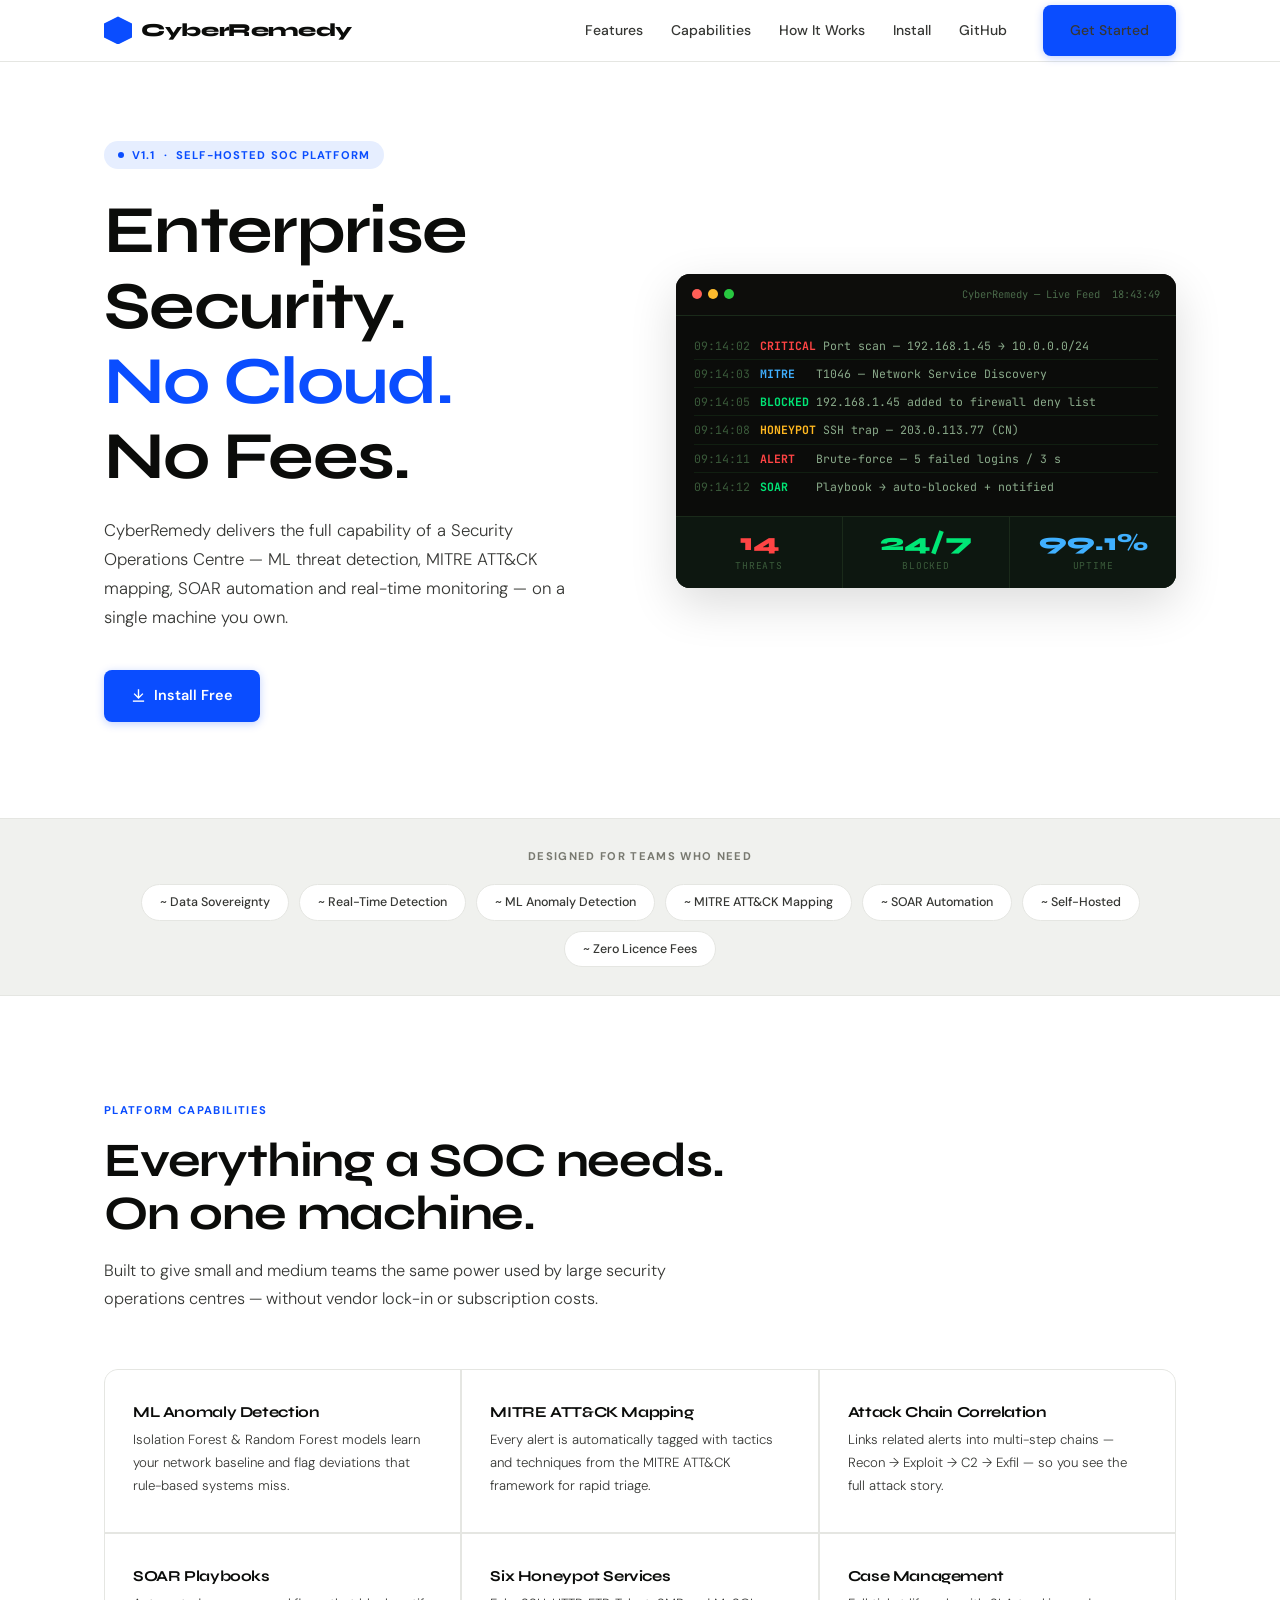
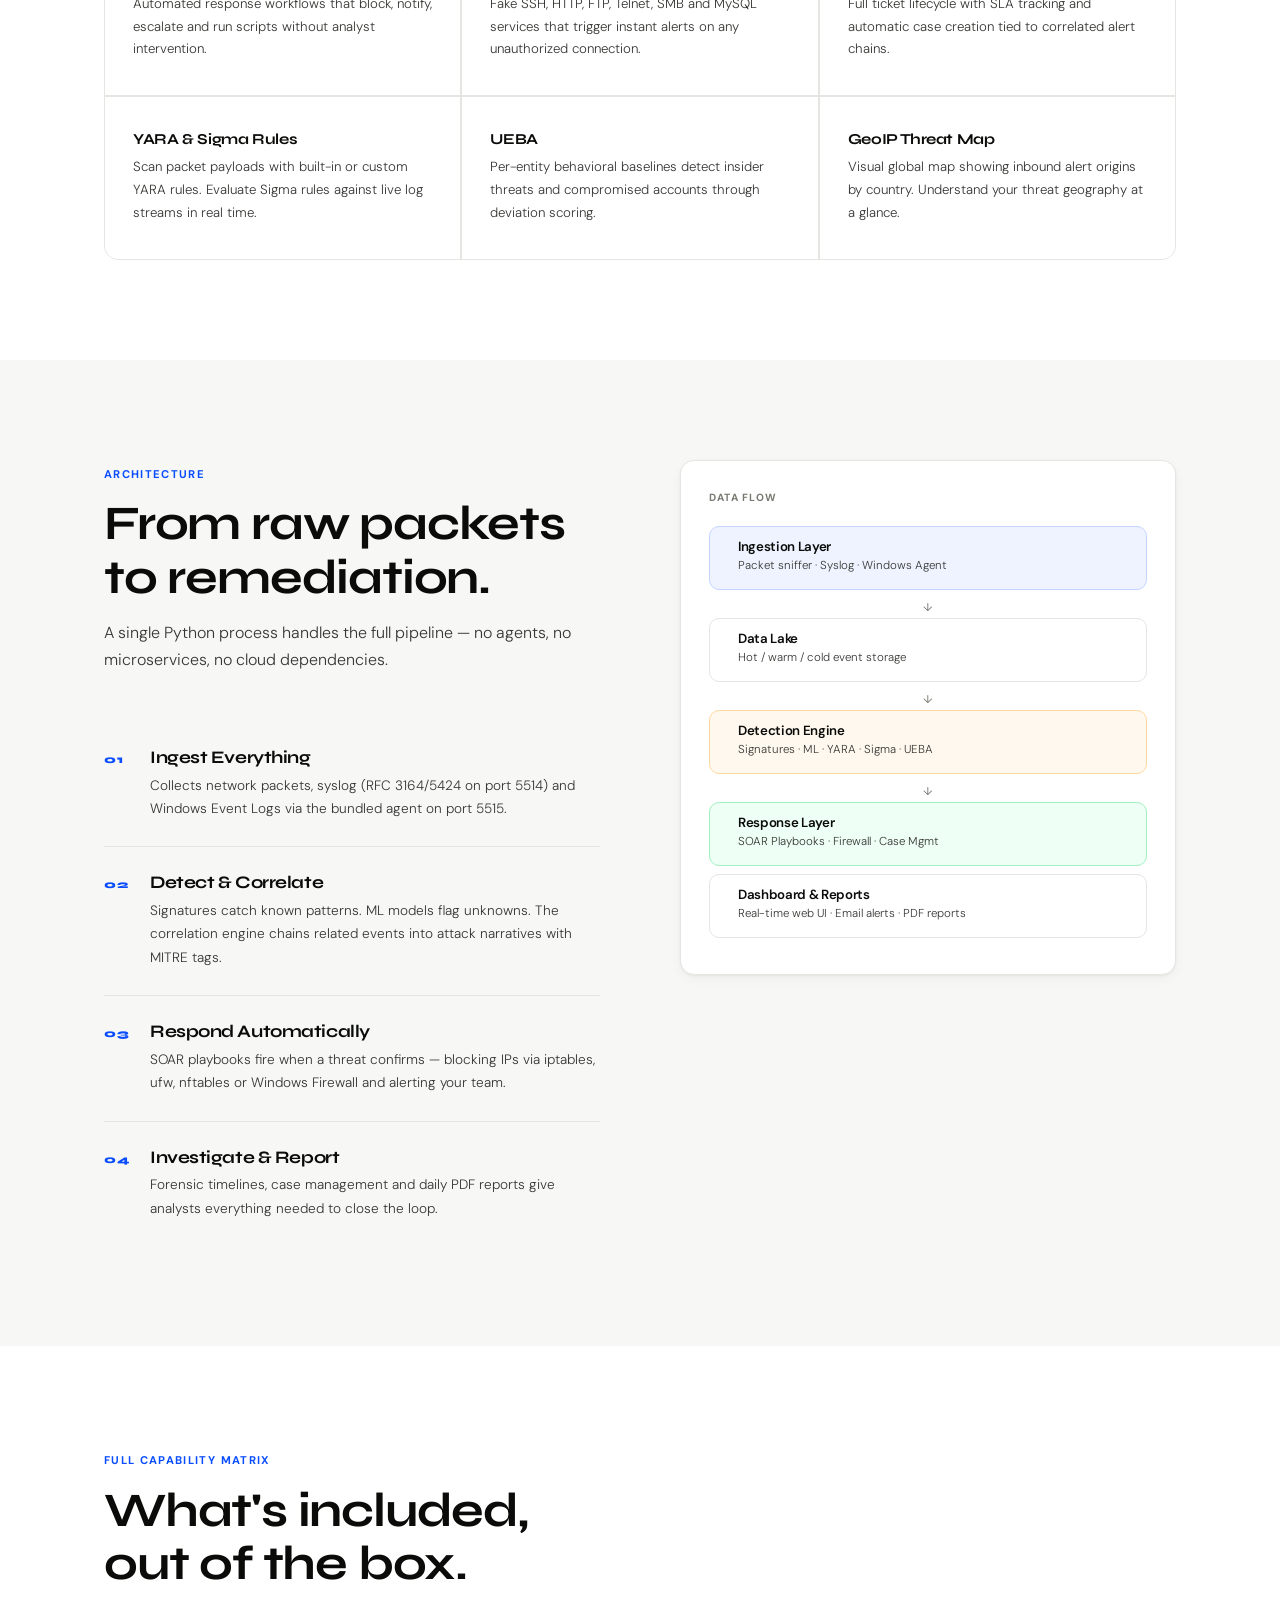
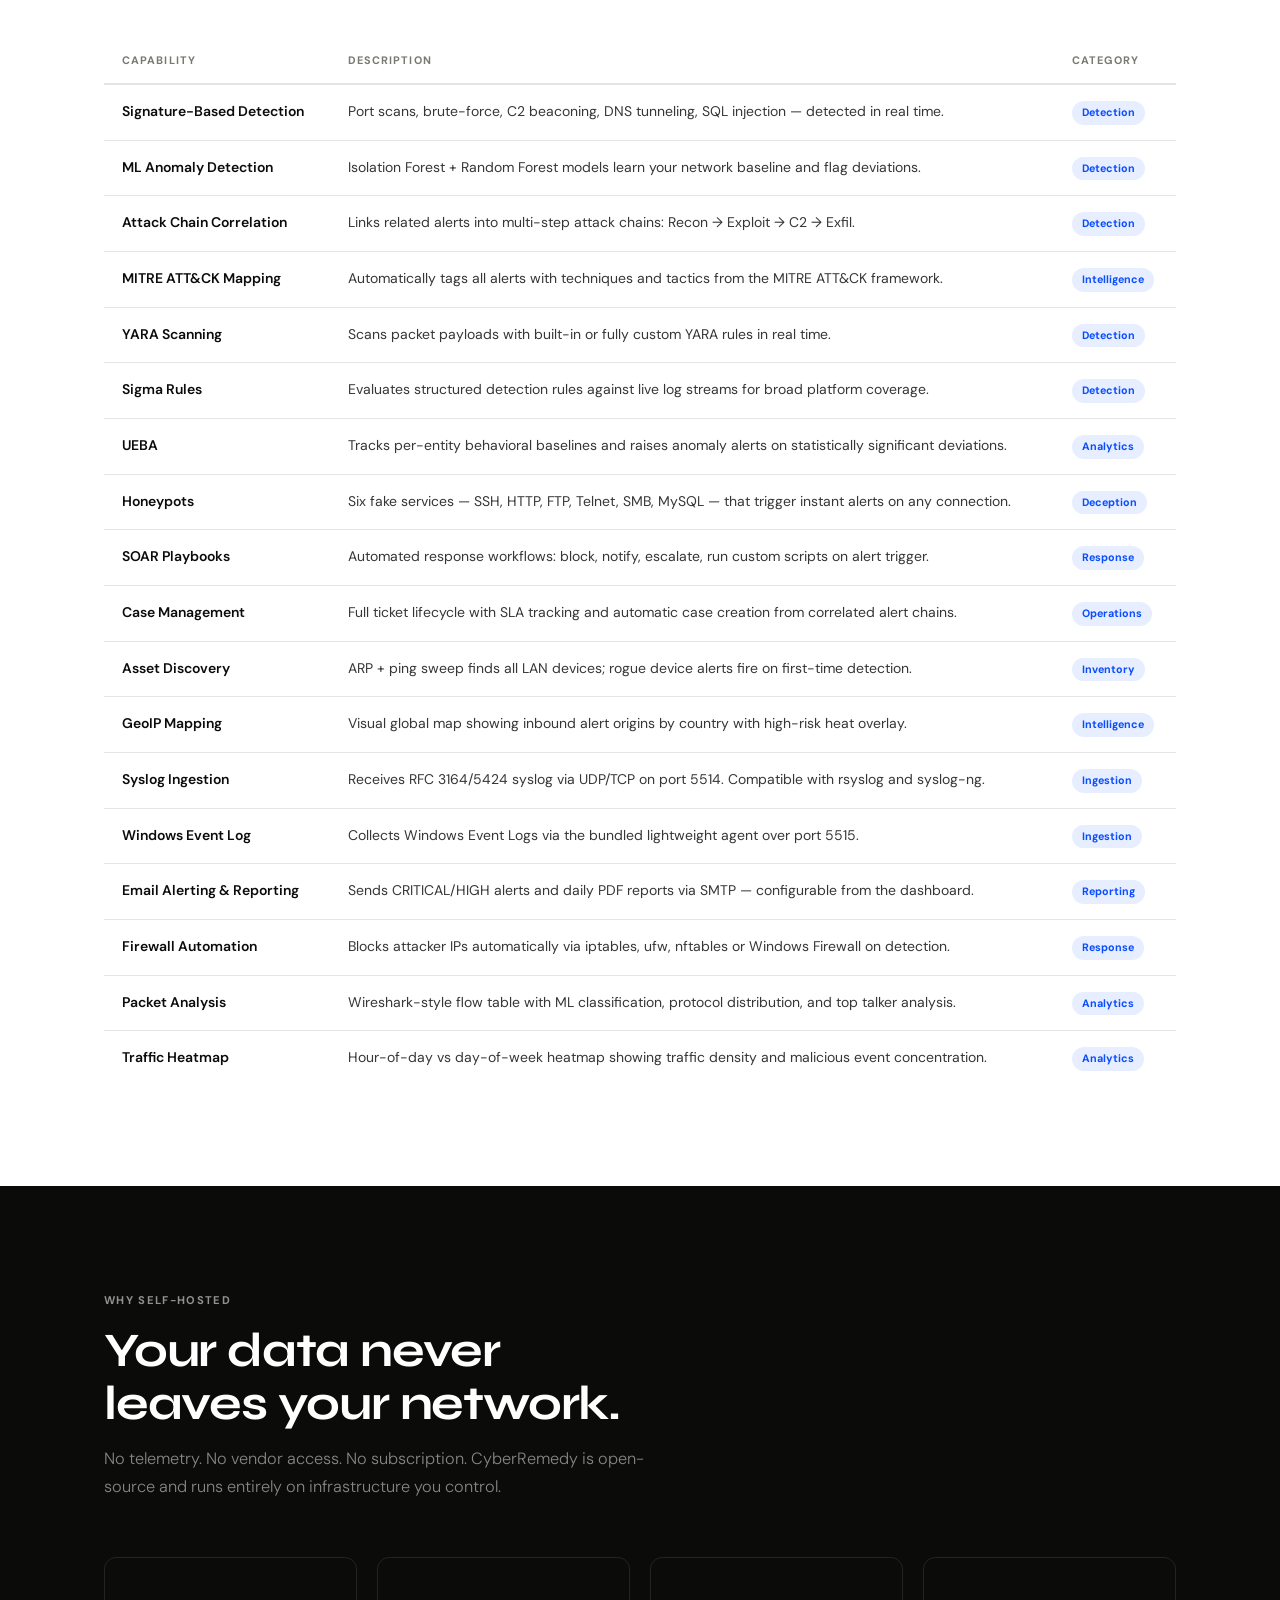
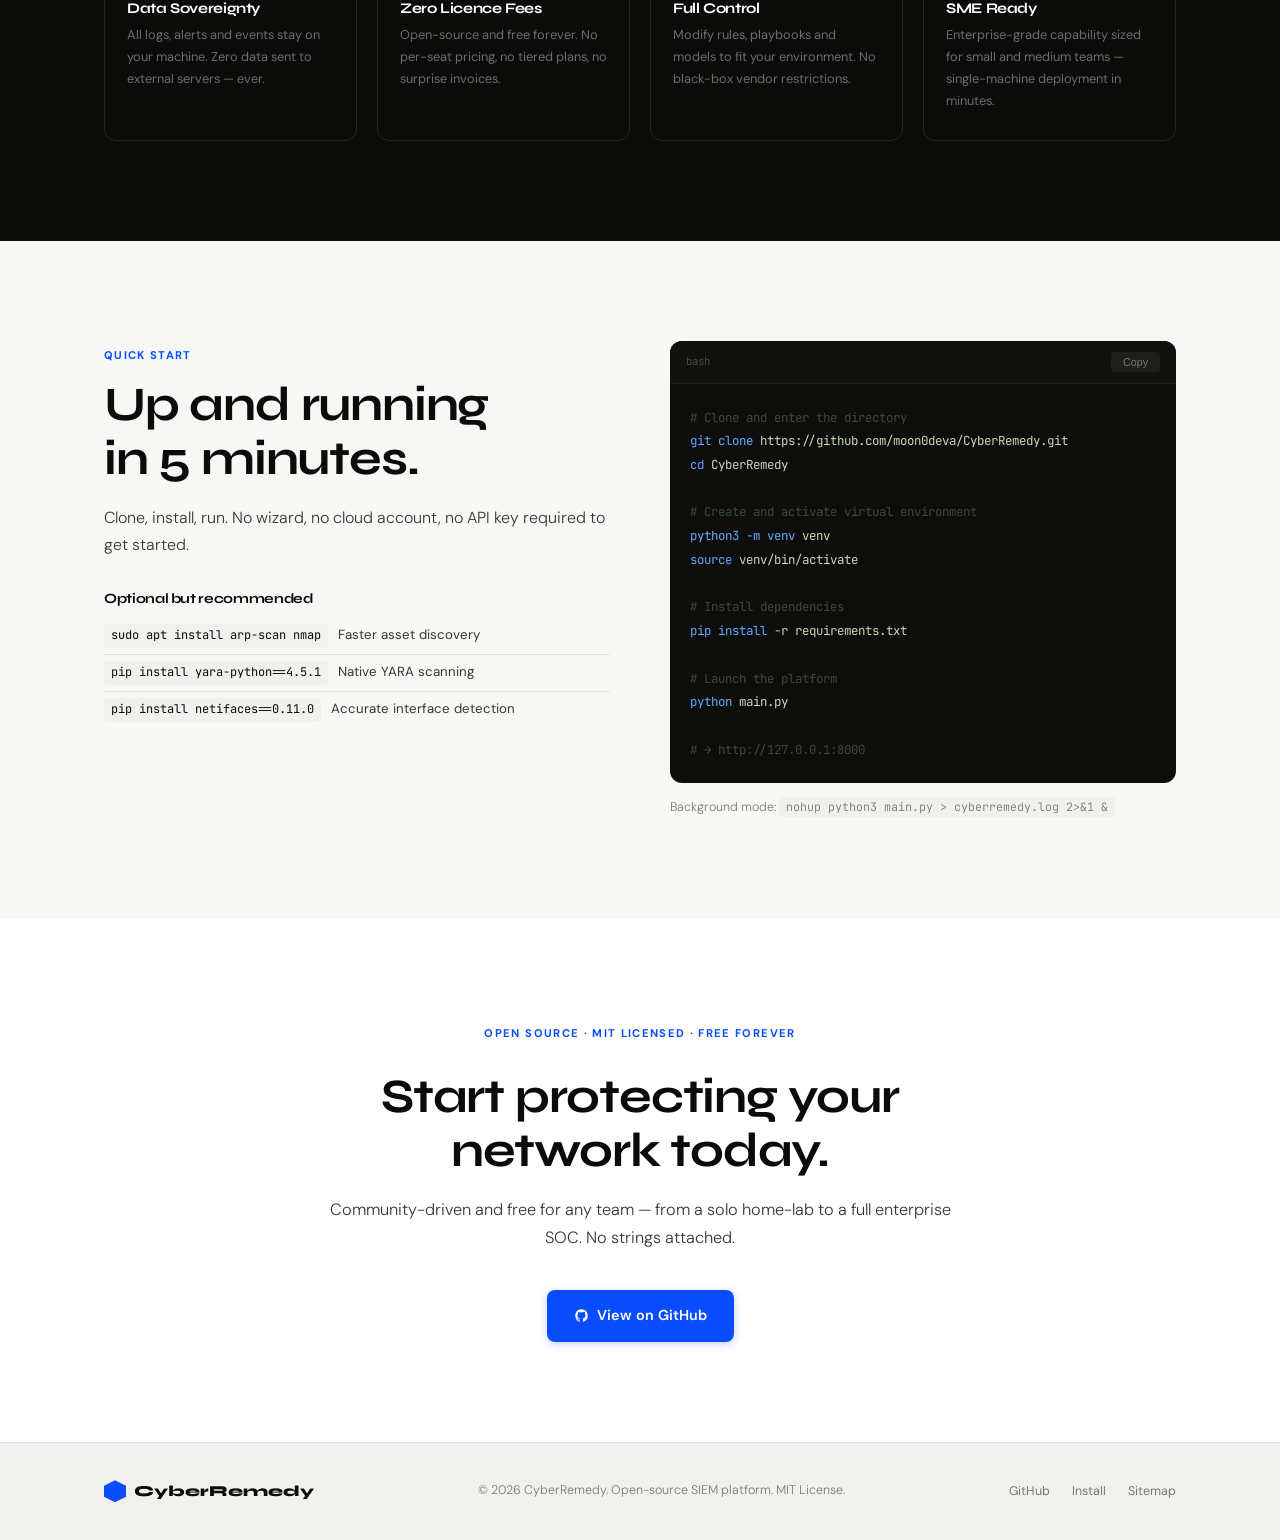
<file: index.html>
<!DOCTYPE html>
<html lang="en">
<head>
  <meta charset="UTF-8">
  <meta name="viewport" content="width=device-width, initial-scale=1.0">

  
<!-- Google tag (gtag.js) -->
<script async src="https://www.googletagmanager.com/gtag/js?id=G-KBEWGYEYSZ"></script>
<script>
  window.dataLayer = window.dataLayer || [];
  function gtag(){dataLayer.push(arguments);}
  gtag('js', new Date());

  gtag('config', 'G-KBEWGYEYSZ');
</script>

  <title>CyberRemedy — Self-Hosted SIEM & SOC Platform | Free & Open Source</title>
  <meta name="description" content="CyberRemedy is a free, self-hosted SIEM platform with ML anomaly detection, MITRE ATT&CK mapping, SOAR playbooks, honeypots and real-time threat monitoring. No cloud, no licence fees.">
  <meta name="keywords" content="SIEM, SOC platform, self-hosted SIEM, open source SIEM, threat detection, MITRE ATT&CK, SOAR, honeypot, anomaly detection, network security, CyberRemedy">
  <meta name="author" content="CyberRemedy">
  <meta name="robots" content="index, follow">
  <link rel="canonical" href="https://moon0deva.github.io/cyberrrember/">

  <meta property="og:type"        content="website">
  <meta property="og:title"       content="CyberRemedy — Self-Hosted SIEM & SOC Platform">
  <meta property="og:description" content="Enterprise-grade threat detection, SOAR automation, and real-time monitoring on your own machine. Free, open source, zero licence fees.">
  <meta property="og:url"         content="https://moon0deva.github.io/cyberrrember/">
  <meta property="og:site_name"   content="CyberRemedy">
  <meta property="og:image"       content="https://moon0deva.github.io/cyberrrember/assets/img/og-image.png">

  <meta name="twitter:card"        content="summary_large_image">
  <meta name="twitter:title"       content="CyberRemedy — Self-Hosted SIEM & SOC Platform">
  <meta name="twitter:description" content="Free open-source SIEM with ML detection, MITRE ATT&CK, SOAR playbooks and honeypots. Runs on a single machine — no cloud needed.">
  <meta name="twitter:image"       content="https://moon0deva.github.io/cyberrrember/assets/img/og-image.png">

  <script type="application/ld+json">
  {
    "@context": "https://schema.org",
    "@type": "SoftwareApplication",
    "name": "CyberRemedy",
    "description": "Self-hosted, open-source SIEM and SOC platform with ML anomaly detection, MITRE ATT&CK mapping, SOAR playbooks, and real-time network monitoring.",
    "url": "https://moon0deva.github.io/cyberrrember/",
    "applicationCategory": "SecurityApplication",
    "operatingSystem": "Linux, Windows",
    "offers": { "@type": "Offer", "price": "0", "priceCurrency": "USD" },
    "license": "https://opensource.org/licenses/MIT",
    "codeRepository": "https://github.com/moon0deva/CyberRemedy",
    "keywords": ["SIEM","SOC","threat detection","MITRE ATT&CK","SOAR","open source"]
  }
  </script>


  <link rel="preconnect" href="https://fonts.googleapis.com">
  <link href="https://fonts.googleapis.com/css2?family=Syne:wght@400;700;800&family=DM+Sans:ital,opsz,wght@0,9..40,300;0,9..40,400;0,9..40,500;0,9..40,600;1,9..40,300&family=JetBrains+Mono:wght@400;500&display=swap" rel="stylesheet">

  <link rel="stylesheet" href="assets/css/style.css">
</head>
<body>

<header>
  <nav class="nav" role="navigation" aria-label="Main navigation">
    <div class="nav__inner">
      <a href="index.html" class="nav__logo" aria-label="CyberRemedy home">
        <div class="nav__logo-hex" aria-hidden="true"></div>
        CyberRemedy
      </a>
      <ul class="nav__links">
        <li><a href="#features">Features</a></li>
        <li><a href="#capabilities">Capabilities</a></li>
        <li><a href="#how-it-works">How It Works</a></li>
        <li><a href="#install">Install</a></li>
        <li><a href="https://github.com/moon0deva/CyberRemedy" target="_blank" rel="noopener noreferrer">GitHub</a></li>
        <li class="nav__cta"><a href="#install" class="btn btn--primary">Get Started</a></li>
      </ul>
    </div>
  </nav>
</header>


<main>
<section class="hero" aria-labelledby="hero-heading">
  <div class="container">
    <div class="hero__inner">

      <div class="hero__copy">
        <div class="hero__badge" aria-label="Version badge">
          <span class="hero__badge-dot" aria-hidden="true"></span>
          v1.1 &nbsp;·&nbsp; Self-Hosted SOC Platform
        </div>
        <h1 class="hero__title" id="hero-heading">
          Enterprise Security.<br><em>No Cloud.</em><br>No Fees.
        </h1>
        <p class="hero__sub">
          CyberRemedy delivers the full capability of a Security Operations Centre —
          ML threat detection, MITRE ATT&amp;CK mapping, SOAR automation and real-time
          monitoring — on a single machine you own.
        </p>
        <div class="hero__actions">
          <a href="#install" class="btn btn--primary">
            <svg width="15" height="15" fill="none" stroke="currentColor" stroke-width="2.2" viewBox="0 0 24 24" aria-hidden="true"><path d="M12 2v14M5 9l7 7 7-7"/><path d="M3 21h18"/></svg>
            Install Free
          </a>
       </div>
      </div>

      <div class="hero__terminal" role="img" aria-label="Live security events feed">
        <div class="terminal__bar" aria-hidden="true">
          <span class="terminal__dot terminal__dot--r"></span>
          <span class="terminal__dot terminal__dot--y"></span>
          <span class="terminal__dot terminal__dot--g"></span>
          <span class="terminal__title">CyberRemedy — Live Feed &nbsp;<span class="js-clock"></span></span>
        </div>
        <div class="terminal__feed">
          <div class="terminal__line terminal__line--crit"><span class="t-time">09:14:02</span><span class="t-sev">CRITICAL</span> Port scan — 192.168.1.45 → 10.0.0.0/24</div>
          <div class="terminal__line terminal__line--info"><span class="t-time">09:14:03</span><span class="t-sev">MITRE</span>&nbsp;&nbsp;&nbsp;T1046 — Network Service Discovery</div>
          <div class="terminal__line terminal__line--ok">  <span class="t-time">09:14:05</span><span class="t-sev">BLOCKED</span> 192.168.1.45 added to firewall deny list</div>
          <div class="terminal__line terminal__line--warn"><span class="t-time">09:14:08</span><span class="t-sev">HONEYPOT</span> SSH trap — 203.0.113.77 (CN)</div>
          <div class="terminal__line terminal__line--crit"><span class="t-time">09:14:11</span><span class="t-sev">ALERT</span>&nbsp;&nbsp;&nbsp;Brute-force — 5 failed logins / 3 s</div>
          <div class="terminal__line terminal__line--ok">  <span class="t-time">09:14:12</span><span class="t-sev">SOAR</span>&nbsp;&nbsp;&nbsp; Playbook → auto-blocked + notified</div>
        </div>
        <div class="terminal__stats" aria-label="Threat summary">
          <div class="terminal__stat">
            <div class="terminal__stat-val terminal__stat-val--red">14</div>
            <div class="terminal__stat-lbl">Threats</div>
          </div>
          <div class="terminal__stat">
            <div class="terminal__stat-val terminal__stat-val--green">24/7</div>
            <div class="terminal__stat-lbl">Blocked</div>
          </div>
          <div class="terminal__stat">
            <div class="terminal__stat-val terminal__stat-val--blue">99.1%</div>
            <div class="terminal__stat-lbl">Uptime</div>
          </div>
        </div>
      </div>
    </div>
  </div>
</section>


<div class="trust-bar" aria-label="Platform highlights">
  <div class="container">
    <p class="trust-bar__label">Designed for teams who need</p>
    <div class="trust-bar__tags" role="list">
      <span class="trust-bar__tag" role="listitem">~ Data Sovereignty</span>
      <span class="trust-bar__tag" role="listitem">~ Real-Time Detection</span>
      <span class="trust-bar__tag" role="listitem">~ ML Anomaly Detection</span>
      <span class="trust-bar__tag" role="listitem">~ MITRE ATT&amp;CK Mapping</span>
      <span class="trust-bar__tag" role="listitem">~ SOAR Automation</span>
      <span class="trust-bar__tag" role="listitem">~ Self-Hosted</span>
      <span class="trust-bar__tag" role="listitem">~ Zero Licence Fees</span>
    </div>
  </div>
</div>

<section class="section" id="features" aria-labelledby="features-heading">
  <div class="container">
    <div class="features__header fade-up">
      <span class="label">Platform Capabilities</span>
      <h2 id="features-heading">Everything a SOC needs.<br>On one machine.</h2>
      <p>Built to give small and medium teams the same power used by large security operations centres — without vendor lock-in or subscription costs.</p>
    </div>
    <div class="features__grid fade-up" role="list">

      <article class="feature-card" role="listitem">
        <h3>ML Anomaly Detection</h3>
        <p>Isolation Forest &amp; Random Forest models learn your network baseline and flag deviations that rule-based systems miss.</p>
      </article>

      <article class="feature-card" role="listitem">
        <h3>MITRE ATT&amp;CK Mapping</h3>
        <p>Every alert is automatically tagged with tactics and techniques from the MITRE ATT&amp;CK framework for rapid triage.</p>
      </article>

      <article class="feature-card" role="listitem">
        <h3>Attack Chain Correlation</h3>
        <p>Links related alerts into multi-step chains — Recon → Exploit → C2 → Exfil — so you see the full attack story.</p>
      </article>

      <article class="feature-card" role="listitem">
        <h3>SOAR Playbooks</h3>
        <p>Automated response workflows that block, notify, escalate and run scripts without analyst intervention.</p>
      </article>

      <article class="feature-card" role="listitem">
        <h3>Six Honeypot Services</h3>
        <p>Fake SSH, HTTP, FTP, Telnet, SMB and MySQL services that trigger instant alerts on any unauthorized connection.</p>
      </article>

      <article class="feature-card" role="listitem">
        <h3>Case Management</h3>
        <p>Full ticket lifecycle with SLA tracking and automatic case creation tied to correlated alert chains.</p>
      </article>

      <article class="feature-card" role="listitem">
        <h3>YARA &amp; Sigma Rules</h3>
        <p>Scan packet payloads with built-in or custom YARA rules. Evaluate Sigma rules against live log streams in real time.</p>
      </article>

      <article class="feature-card" role="listitem">
        <h3>UEBA</h3>
        <p>Per-entity behavioral baselines detect insider threats and compromised accounts through deviation scoring.</p>
      </article>

      <article class="feature-card" role="listitem">
        <h3>GeoIP Threat Map</h3>
        <p>Visual global map showing inbound alert origins by country. Understand your threat geography at a glance.</p>
      </article>

    </div>
  </div>
</section>

<section class="section section--alt" id="how-it-works" aria-labelledby="how-heading">
  <div class="container">
    <div class="how__grid">

      <div>
        <div class="how__header fade-up">
          <span class="label">Architecture</span>
          <h2 id="how-heading">From raw packets<br>to remediation.</h2>
          <p>A single Python process handles the full pipeline — no agents, no microservices, no cloud dependencies.</p>
        </div>
        <div class="fade-up">
          <div class="step">
            <div class="step__num">01</div>
            <div>
              <h3>Ingest Everything</h3>
              <p>Collects network packets, syslog (RFC 3164/5424 on port 5514) and Windows Event Logs via the bundled agent on port 5515.</p>
            </div>
          </div>
          <div class="step">
            <div class="step__num">02</div>
            <div>
              <h3>Detect &amp; Correlate</h3>
              <p>Signatures catch known patterns. ML models flag unknowns. The correlation engine chains related events into attack narratives with MITRE tags.</p>
            </div>
          </div>
          <div class="step">
            <div class="step__num">03</div>
            <div>
              <h3>Respond Automatically</h3>
              <p>SOAR playbooks fire when a threat confirms — blocking IPs via iptables, ufw, nftables or Windows Firewall and alerting your team.</p>
            </div>
          </div>
          <div class="step">
            <div class="step__num">04</div>
            <div>
              <h3>Investigate &amp; Report</h3>
              <p>Forensic timelines, case management and daily PDF reports give analysts everything needed to close the loop.</p>
            </div>
          </div>
        </div>
      </div>

      <div class="arch-card fade-up" aria-label="Data flow architecture">
        <div class="arch-card__title">Data Flow</div>

        <div class="arch-layer" style="background:#eef3ff; border-color:#c5d5ff;">
          <div class="arch-layer__icon"></div>
          <div>
            <h4>Ingestion Layer</h4>
            <p>Packet sniffer · Syslog · Windows Agent</p>
          </div>
        </div>
        <div class="arch-arrow" aria-hidden="true">↓</div>
        <div class="arch-layer">
          <div class="arch-layer__icon"></div>
          <div>
            <h4>Data Lake</h4>
            <p>Hot / warm / cold event storage</p>
          </div>
        </div>
        <div class="arch-arrow" aria-hidden="true">↓</div>
        <div class="arch-layer" style="background:#fff8ee; border-color:#ffd8a0;">
          <div class="arch-layer__icon"></div>
          <div>
            <h4>Detection Engine</h4>
            <p>Signatures · ML · YARA · Sigma · UEBA</p>
          </div>
        </div>
        <div class="arch-arrow" aria-hidden="true">↓</div>
        <div class="arch-layer" style="background:#eefff5; border-color:#a0f0c0;">
          <div class="arch-layer__icon"></div>
          <div>
            <h4>Response Layer</h4>
            <p>SOAR Playbooks · Firewall · Case Mgmt</p>
          </div>
        </div>
        <div class="arch-arrow" aria-hidden="true"></div>
        <div class="arch-layer">
          <div class="arch-layer__icon"></div>
          <div>
            <h4>Dashboard &amp; Reports</h4>
            <p>Real-time web UI · Email alerts · PDF reports</p>
          </div>
        </div>
      </div>

    </div>
  </div>
</section>

<section class="section" id="capabilities" aria-labelledby="cap-heading">
  <div class="container">
    <div class="fade-up">
      <span class="label">Full Capability Matrix</span>
      <h2 id="cap-heading">What's included,<br>out of the box.</h2>
    </div>
    <div class="cap-table-wrap fade-up">
      <table class="cap-table" role="table" aria-label="CyberRemedy capability matrix">
        <thead>
          <tr>
            <th scope="col">Capability</th>
            <th scope="col">Description</th>
            <th scope="col">Category</th>
          </tr>
        </thead>
        <tbody>
          <tr><td class="cap-table__name">Signature-Based Detection</td><td class="cap-table__desc">Port scans, brute-force, C2 beaconing, DNS tunneling, SQL injection — detected in real time.</td><td><span class="cap-badge">Detection</span></td></tr>
          <tr><td class="cap-table__name">ML Anomaly Detection</td><td class="cap-table__desc">Isolation Forest + Random Forest models learn your network baseline and flag deviations.</td><td><span class="cap-badge">Detection</span></td></tr>
          <tr><td class="cap-table__name">Attack Chain Correlation</td><td class="cap-table__desc">Links related alerts into multi-step attack chains: Recon → Exploit → C2 → Exfil.</td><td><span class="cap-badge">Detection</span></td></tr>
          <tr><td class="cap-table__name">MITRE ATT&amp;CK Mapping</td><td class="cap-table__desc">Automatically tags all alerts with techniques and tactics from the MITRE ATT&amp;CK framework.</td><td><span class="cap-badge">Intelligence</span></td></tr>
          <tr><td class="cap-table__name">YARA Scanning</td><td class="cap-table__desc">Scans packet payloads with built-in or fully custom YARA rules in real time.</td><td><span class="cap-badge">Detection</span></td></tr>
          <tr><td class="cap-table__name">Sigma Rules</td><td class="cap-table__desc">Evaluates structured detection rules against live log streams for broad platform coverage.</td><td><span class="cap-badge">Detection</span></td></tr>
          <tr><td class="cap-table__name">UEBA</td><td class="cap-table__desc">Tracks per-entity behavioral baselines and raises anomaly alerts on statistically significant deviations.</td><td><span class="cap-badge">Analytics</span></td></tr>
          <tr><td class="cap-table__name">Honeypots</td><td class="cap-table__desc">Six fake services — SSH, HTTP, FTP, Telnet, SMB, MySQL — that trigger instant alerts on any connection.</td><td><span class="cap-badge">Deception</span></td></tr>
          <tr><td class="cap-table__name">SOAR Playbooks</td><td class="cap-table__desc">Automated response workflows: block, notify, escalate, run custom scripts on alert trigger.</td><td><span class="cap-badge">Response</span></td></tr>
          <tr><td class="cap-table__name">Case Management</td><td class="cap-table__desc">Full ticket lifecycle with SLA tracking and automatic case creation from correlated alert chains.</td><td><span class="cap-badge">Operations</span></td></tr>
          <tr><td class="cap-table__name">Asset Discovery</td><td class="cap-table__desc">ARP + ping sweep finds all LAN devices; rogue device alerts fire on first-time detection.</td><td><span class="cap-badge">Inventory</span></td></tr>
          <tr><td class="cap-table__name">GeoIP Mapping</td><td class="cap-table__desc">Visual global map showing inbound alert origins by country with high-risk heat overlay.</td><td><span class="cap-badge">Intelligence</span></td></tr>
          <tr><td class="cap-table__name">Syslog Ingestion</td><td class="cap-table__desc">Receives RFC 3164/5424 syslog via UDP/TCP on port 5514. Compatible with rsyslog and syslog-ng.</td><td><span class="cap-badge">Ingestion</span></td></tr>
          <tr><td class="cap-table__name">Windows Event Log</td><td class="cap-table__desc">Collects Windows Event Logs via the bundled lightweight agent over port 5515.</td><td><span class="cap-badge">Ingestion</span></td></tr>
          <tr><td class="cap-table__name">Email Alerting &amp; Reporting</td><td class="cap-table__desc">Sends CRITICAL/HIGH alerts and daily PDF reports via SMTP — configurable from the dashboard.</td><td><span class="cap-badge">Reporting</span></td></tr>
          <tr><td class="cap-table__name">Firewall Automation</td><td class="cap-table__desc">Blocks attacker IPs automatically via iptables, ufw, nftables or Windows Firewall on detection.</td><td><span class="cap-badge">Response</span></td></tr>
          <tr><td class="cap-table__name">Packet Analysis</td><td class="cap-table__desc">Wireshark-style flow table with ML classification, protocol distribution, and top talker analysis.</td><td><span class="cap-badge">Analytics</span></td></tr>
          <tr><td class="cap-table__name">Traffic Heatmap</td><td class="cap-table__desc">Hour-of-day vs day-of-week heatmap showing traffic density and malicious event concentration.</td><td><span class="cap-badge">Analytics</span></td></tr>
        </tbody>
      </table>
    </div>
  </div>
</section>

<section class="section section--dark" id="why-self-hosted" aria-labelledby="nocloud-heading">
  <div class="container">
    <div class="no-cloud__header fade-up">
      <span class="label label--white">Why Self-Hosted</span>
      <h2 id="nocloud-heading">Your data never<br>leaves your network.</h2>
      <p>No telemetry. No vendor access. No subscription. CyberRemedy is open-source and runs entirely on infrastructure you control.</p>
    </div>
    <div class="pillars fade-up" role="list">
      <div class="pillar" role="listitem">
        <div class="pillar__icon" aria-hidden="true"></div>
        <h3>Data Sovereignty</h3>
        <p>All logs, alerts and events stay on your machine. Zero data sent to external servers — ever.</p>
      </div>
      <div class="pillar" role="listitem">
        <div class="pillar__icon" aria-hidden="true"></div>
        <h3>Zero Licence Fees</h3>
        <p>Open-source and free forever. No per-seat pricing, no tiered plans, no surprise invoices.</p>
      </div>
      <div class="pillar" role="listitem">
        <div class="pillar__icon" aria-hidden="true"></div>
        <h3>Full Control</h3>
        <p>Modify rules, playbooks and models to fit your environment. No black-box vendor restrictions.</p>
      </div>
      <div class="pillar" role="listitem">
        <div class="pillar__icon" aria-hidden="true"></div>
        <h3>SME Ready</h3>
        <p>Enterprise-grade capability sized for small and medium teams — single-machine deployment in minutes.</p>
      </div>
    </div>
  </div>
</section>

<section class="section section--alt" id="install" aria-labelledby="install-heading">
  <div class="container">
    <div class="install__grid">

      <div class="install__header">
        <div class="fade-up">
          <span class="label">Quick Start</span>
          <h2 id="install-heading">Up and running<br>in 5 minutes.</h2>
          <p>Clone, install, run. No wizard, no cloud account, no API key required to get started.</p>
        </div>
        <div class="install__extras fade-up" aria-labelledby="optional-heading">
          <h3 id="optional-heading">Optional but recommended</h3>
          <ul aria-label="Optional packages">
            <li><code>sudo apt install arp-scan nmap</code><span>Faster asset discovery</span></li>
            <li><code>pip install yara-python==4.5.1</code><span>Native YARA scanning</span></li>
            <li><code>pip install netifaces==0.11.0</code><span>Accurate interface detection</span></li>
          </ul>
        </div>
      </div>

      <div class="fade-up">
        <div class="code-block">
          <div class="code-block__header">
            <span class="code-block__lang">bash</span>
            <button class="code-block__copy" id="copy-install" aria-label="Copy install commands to clipboard">Copy</button>
          </div>
          <pre aria-label="Installation commands"><span class="comment"># Clone and enter the directory</span>
<span class="cmd">git clone</span> https://github.com/moon0deva/CyberRemedy.git
<span class="cmd">cd</span> CyberRemedy

<span class="comment"># Create and activate virtual environment</span>
<span class="cmd">python3 -m venv</span> venv
<span class="cmd">source</span> venv/bin/activate

<span class="comment"># Install dependencies</span>
<span class="cmd">pip install</span> -r requirements.txt

<span class="comment"># Launch the platform</span>
<span class="cmd">python</span> main.py

<span class="comment"># → http://127.0.0.1:8000</span></pre>
        </div>
        <p style="margin-top:14px; font-size:.78rem; color:var(--text-light);">
          Background mode: <code style="background:var(--light); padding:2px 7px; border-radius:4px; font-family:var(--font-mono); font-size:.73rem;">nohup python3 main.py &gt; cyberremedy.log 2&gt;&amp;1 &amp;</code>
        </p>
      </div>

    </div>
  </div>
</section>

<section class="section cta-section" id="get-started" aria-labelledby="cta-heading">
  <div class="container">
    <div class="cta-section__inner fade-up">
      <span class="label">Open Source · MIT Licensed · Free Forever</span>
      <h2 id="cta-heading">Start protecting your<br>network today.</h2>
      <p>Community-driven and free for any team — from a solo home-lab to a full enterprise SOC. No strings attached.</p>
      <div class="cta-section__actions">
        <a href="https://github.com/moon0deva/CyberRemedy" target="_blank" rel="noopener noreferrer" class="btn btn--primary">
          <svg width="15" height="15" fill="currentColor" viewBox="0 0 24 24" aria-hidden="true"><path d="M12 2C6.48 2 2 6.58 2 12.26c0 4.54 2.87 8.39 6.84 9.75.5.09.68-.22.68-.49v-1.71c-2.78.62-3.37-1.37-3.37-1.37-.45-1.18-1.1-1.49-1.1-1.49-.9-.63.07-.62.07-.62 1 .07 1.52 1.05 1.52 1.05.88 1.55 2.31 1.1 2.87.84.09-.65.35-1.1.63-1.35-2.22-.26-4.55-1.14-4.55-5.07 0-1.12.39-2.03 1.03-2.75-.1-.26-.45-1.3.1-2.71 0 0 .84-.28 2.75 1.05A9.4 9.4 0 0 1 12 6.84c.85 0 1.71.12 2.51.34 1.91-1.33 2.75-1.05 2.75-1.05.55 1.41.2 2.45.1 2.71.64.72 1.03 1.63 1.03 2.75 0 3.94-2.34 4.81-4.57 5.06.36.32.68.94.68 1.9v2.82c0 .27.18.59.69.49A10.26 10.26 0 0 0 22 12.26C22 6.58 17.52 2 12 2z"/></svg>
          View on GitHub
        </a>
        </a>
      </div>
    </div>
  </div>
</section>
</main>

<footer class="footer">
  <div class="container">
    <div class="footer__inner">
      <a href="index.html" class="footer__logo" aria-label="CyberRemedy home">
        <div class="footer__logo-hex" aria-hidden="true"></div>
        CyberRemedy
      </a>
      <p class="footer__copy">© 2026 CyberRemedy. Open-source SIEM platform. MIT License.</p>
      <nav class="footer__links" aria-label="Footer navigation">
        <a href="https://github.com/moon0deva/CyberRemedy" target="_blank" rel="noopener noreferrer">GitHub</a>
        <a href="#install">Install</a>
        <a href="sitemap.xml">Sitemap</a>
      </nav>
    </div>
  </div>
</footer>

<!-- ── JS ── -->
<script src="assets/js/main.js" defer></script>
</body>
</html>
</file>
<file: assets/css/style.css>
:root {
  --white:       #ffffff;
  --off-white:   #f7f8f6;
  --light:       #f0f1ee;
  --mid:         #e2e3df;
  --border:      #e5e6e2;
  --text-dark:   #0b0c0a;
  --text-mid:    #363734;
  --text-light:  #787970;
  --accent:      #0a4dff;
  --accent-deep: #0033cc;
  --accent-light:#e6eeff;
  --red:         #dc2626;
  --green:       #16a34a;
  --font-display:'Syne', sans-serif;
  --font-body:   'DM Sans', sans-serif;
  --font-mono:   'JetBrains Mono', monospace;
  --radius:      8px;
  --shadow:      0 1px 3px rgba(0,0,0,.06), 0 4px 12px rgba(0,0,0,.04);
}


*, *::before, *::after { box-sizing: border-box; margin: 0; padding: 0; }
html { scroll-behavior: smooth; -webkit-text-size-adjust: 100%; }
body {
  font-family: var(--font-body);
  background: var(--white);
  color: var(--text-dark);
  line-height: 1.65;
  overflow-x: hidden;
}
img { max-width: 100%; display: block; }
a { color: inherit; text-decoration: none; }

/* ── Typography ────────────────────────────────────────────────── */
h1, h2, h3, h4 {
  font-family: var(--font-display);
  
  letter-spacing: -0.025em;
  line-height: 1.12;
}
h1 { font-size: clamp(2.6rem, 5.5vw, 4.2rem); }
h2 { font-size: clamp(1.9rem, 3.8vw, 3rem); }
h3 { font-size: 1.1rem; font-weight: 700; }
p  { color: var(--text-mid); font-weight: 300; line-height: 1.72; }


.container { max-width: 1200px; margin: 0 auto; padding: 0 5%; }
.section    { padding: 100px 0; }
.section--alt { background: var(--off-white); }
.section--dark { background: var(--text-dark); }


.btn {
  display: inline-flex; align-items: center; gap: 8px;
  padding: 13px 26px; border-radius: var(--radius);
  font-family: var(--font-body); font-size: .9rem; font-weight: 600;
  border: 1.5px solid transparent; cursor: pointer;
  transition: background .18s, border-color .18s, transform .1s, box-shadow .18s;
  white-space: nowrap;
}
.btn:hover { transform: translateY(-1px); }
.btn--primary {
  background: var(--accent); color: #fff;
  box-shadow: 0 2px 8px rgba(10,77,255,.25);
}
.btn--primary:hover { background: var(--accent-deep); box-shadow: 0 4px 16px rgba(10,77,255,.3); }
.btn--ghost {
  background: transparent; color: var(--text-dark);
  border-color: var(--border);
}
.btn--ghost:hover { border-color: var(--text-dark); }
.btn--outline-white {
  background: transparent; color: #fff;
  border-color: rgba(255,255,255,.35);
}
.btn--outline-white:hover { border-color: #fff; background: rgba(255,255,255,.07); }


.label {
  display: inline-block;
  font-size: .7rem; font-weight: 700;
  text-transform: uppercase; letter-spacing: .12em;
  color: var(--accent); margin-bottom: 14px;
}
.label--white { color: rgba(255,255,255,.55); }


.nav {
  position: fixed; top: 0; left: 0; right: 0; z-index: 200;
  background: rgba(255,255,255,.94);
  backdrop-filter: blur(14px);
  border-bottom: 1px solid var(--border);
  height: 62px;
}
.nav__inner {
  max-width: 1200px; margin: 0 auto; padding: 0 5%;
  height: 100%; display: flex; align-items: center; gap: 32px;
}
.nav__logo {
  display: flex; align-items: center; gap: 9px;
  font-family: var(--font-display); font-size: 1.15rem; font-weight: 800;
  letter-spacing: -.02em; color: var(--text-dark);
}
.nav__logo-hex {
  width: 28px; height: 28px; flex-shrink: 0;
  background: var(--accent);
  clip-path: polygon(50% 0%, 100% 25%, 100% 75%, 50% 100%, 0% 75%, 0% 25%);
}
.nav__links {
  display: flex; align-items: center; gap: 28px;
  list-style: none; margin-left: auto;
}
.nav__links a {
  font-size: .875rem; font-weight: 500; color: var(--text-mid);
  transition: color .18s;
}
.nav__links a:hover { color: var(--accent); }
.nav__cta { margin-left: 8px; }


.hero {
  padding: 140px 0 96px;
  background: var(--white);
}
.hero__inner {
  display: grid; grid-template-columns: 1fr 1fr;
  gap: 72px; align-items: center;
}
.hero__badge {
  display: inline-flex; align-items: center; gap: 8px;
  background: var(--accent-light); color: var(--accent);
  padding: 5px 14px; border-radius: 100px;
  font-size: .7rem; font-weight: 700; letter-spacing: .1em; text-transform: uppercase;
  margin-bottom: 24px;
}
.hero__badge-dot {
  width: 6px; height: 6px; border-radius: 50%;
  background: var(--accent);
  animation: pulse 2s ease-in-out infinite;
}
@keyframes pulse { 0%,100%{opacity:1} 50%{opacity:.35} }

.hero__title { margin-bottom: 22px; }
.hero__title em { color: var(--accent); font-style: normal; }
.hero__sub { font-size: 1.05rem; max-width: 480px; margin-bottom: 38px; }
.hero__actions { display: flex; gap: 12px; flex-wrap: wrap; }

/* Terminal widget */
.hero__terminal {
  background: var(--text-dark); border-radius: 14px;
  overflow: hidden; box-shadow: 0 16px 48px rgba(0,0,0,.14);
  animation: fadeUp .7s ease .2s both;
}
@keyframes fadeUp { from{opacity:0;transform:translateY(22px)} to{opacity:1;transform:translateY(0)} }
.terminal__bar {
  display: flex; align-items: center; gap: 6px;
  padding: 12px 16px; border-bottom: 1px solid #1a2a1a;
  background: #0d0d0b;
}
.terminal__dot { width: 10px; height: 10px; border-radius: 50%; }
.terminal__dot--r { background: #ff5f57; }
.terminal__dot--y { background: #febc2e; }
.terminal__dot--g { background: #28c840; }
.terminal__title { margin-left: auto; font-family: var(--font-mono); font-size: .65rem; color: #4a6a4a; }
.terminal__feed { padding: 16px 18px; }
.terminal__line {
  font-family: var(--font-mono); font-size: .72rem;
  padding: 5px 0; border-bottom: 1px solid #111f11;
  color: #8aaa8a; line-height: 1.5;
  opacity: 0; transform: translateX(-6px);
  animation: logIn .35s ease forwards;
}
.terminal__line:last-of-type { border-bottom: none; }
.terminal__line--crit .t-sev { color: #ff4444; font-weight: 700; }
.terminal__line--ok   .t-sev { color: #00e676; font-weight: 700; }
.terminal__line--info .t-sev { color: #40b0ff; font-weight: 700; }
.terminal__line--warn .t-sev { color: #ffb820; font-weight: 700; }
.t-time { color: #3a5a3a; margin-right: 10px; }
@keyframes logIn { to{opacity:1;transform:translateX(0)} }

.terminal__stats {
  display: grid; grid-template-columns: repeat(3, 1fr);
  gap: 1px; background: #1a2a1a;
  margin: 0; border-top: 1px solid #1a2a1a;
}
.terminal__stat {
  background: #0d1710; padding: 14px 10px; text-align: center;
}
.terminal__stat-val {
  font-family: var(--font-display); font-size: 1.5rem; font-weight: 800;
  line-height: 1;
}
.terminal__stat-val--red   { color: #ff4444; }
.terminal__stat-val--green { color: #00e676; }
.terminal__stat-val--blue  { color: #40b0ff; }
.terminal__stat-lbl {
  font-family: var(--font-mono); font-size: .6rem;
  text-transform: uppercase; letter-spacing: .08em;
  color: #3a5a3a; margin-top: 3px;
}


.trust-bar {
  background: var(--light);
  border-top: 1px solid var(--border);
  border-bottom: 1px solid var(--border);
  padding: 28px 0;
}
.trust-bar__label {
  text-align: center; font-size: .7rem; font-weight: 700;
  text-transform: uppercase; letter-spacing: .12em;
  color: var(--text-light); margin-bottom: 18px;
}
.trust-bar__tags {
  display: flex; flex-wrap: wrap; justify-content: center; gap: 10px;
}
.trust-bar__tag {
  background: var(--white); border: 1px solid var(--border);
  padding: 7px 18px; border-radius: 100px;
  font-size: .78rem; color: var(--text-mid); font-weight: 500;
}


.features__header { max-width: 620px; margin-bottom: 56px; }
.features__header p { font-size: 1.02rem; margin-top: 16px; }
.features__grid {
  display: grid; grid-template-columns: repeat(3, 1fr);
  gap: 2px; background: var(--border);
  border: 1px solid var(--border); border-radius: 14px; overflow: hidden;
}
.feature-card {
  background: var(--white); padding: 34px 28px;
  transition: background .2s;
}
.feature-card:hover { background: var(--off-white); }
.feature-card__icon {
  width: 42px; height: 42px; border-radius: 10px;
  background: var(--accent-light); color: var(--accent);
  display: flex; align-items: center; justify-content: center;
  font-size: 19px; margin-bottom: 16px;
}
.feature-card h3 { font-size: .95rem; margin-bottom: 8px; }
.feature-card p { font-size: .83rem; }


.how__grid {
  display: grid; grid-template-columns: 1fr 1fr;
  gap: 80px; align-items: start;
}
.how__header { max-width: 480px; margin-bottom: 48px; }
.how__header p { font-size: 1rem; margin-top: 14px; }

.step {
  display: flex; gap: 18px;
  padding: 26px 0; border-bottom: 1px solid var(--border);
}
.step:last-child { border-bottom: none; }
.step__num {
  font-family: var(--font-display); font-size: .7rem;
  font-weight: 800; color: var(--accent);
  min-width: 28px; padding-top: 3px; letter-spacing: .08em;
}
.step h3 { margin-bottom: 6px; }
.step p  { font-size: .85rem; }

/* Architecture card */
.arch-card {
  background: var(--white); border: 1px solid var(--border);
  border-radius: 14px; padding: 28px;
  box-shadow: var(--shadow);
}
.arch-card__title {
  font-size: .65rem; font-weight: 700; text-transform: uppercase;
  letter-spacing: .12em; color: var(--text-light); margin-bottom: 20px;
}
.arch-layer {
  border: 1px solid var(--border); border-radius: 10px;
  padding: 13px 16px; margin-bottom: 8px;
  display: flex; align-items: center; gap: 12px;
  transition: border-color .18s;
}
.arch-layer:hover { border-color: var(--accent); }
.arch-layer__icon { font-size: 18px; flex-shrink: 0; }
.arch-layer h4 { font-family: var(--font-body); font-size: .83rem; font-weight: 600; }
.arch-layer p  { font-size: .72rem; margin-top: 1px; }
.arch-arrow { text-align: center; color: var(--text-light); font-size: .7rem; margin: 2px 0; }

/* ── CAPABILITIES TABLE ────────────────────────────────────────── */
.cap-table-wrap { overflow-x: auto; margin-top: 48px; }
.cap-table {
  width: 100%; border-collapse: collapse;
  font-size: .875rem;
}
.cap-table th {
  text-align: left; padding: 13px 18px;
  font-size: .68rem; text-transform: uppercase;
  letter-spacing: .1em; color: var(--text-light);
  border-bottom: 2px solid var(--border);
  font-weight: 700;
}
.cap-table td { padding: 15px 18px; border-bottom: 1px solid var(--border); vertical-align: top; }
.cap-table tr:last-child td { border-bottom: none; }
.cap-table tr:hover td { background: var(--off-white); }
.cap-table__name { font-weight: 600; color: var(--text-dark); }
.cap-table__desc { color: var(--text-mid); }
.cap-badge {
  display: inline-flex; align-items: center;
  background: var(--accent-light); color: var(--accent);
  padding: 3px 10px; border-radius: 100px;
  font-size: .67rem; font-weight: 700; white-space: nowrap;
}


.no-cloud__header { max-width: 580px; margin-bottom: 56px; }
.no-cloud__header h2  { color: #fff; }
.no-cloud__header p   { color: rgba(255,255,255,.5); font-size: 1.02rem; margin-top: 14px; }
.pillars {
  display: grid; grid-template-columns: repeat(4, 1fr); gap: 20px;
}
.pillar {
  border: 1px solid rgba(255,255,255,.1); border-radius: 12px;
  padding: 28px 22px; transition: border-color .2s;
}
.pillar:hover { border-color: var(--accent); }
.pillar__icon { font-size: 26px; margin-bottom: 14px; }
.pillar h3    { color: #fff; font-size: .92rem; margin-bottom: 7px; }
.pillar p     { color: rgba(255,255,255,.4); font-size: .8rem; font-weight: 400; }


.install__grid {
  display: grid; grid-template-columns: 1fr 1fr;
  gap: 60px; align-items: start;
}
.install__header h2 { margin-bottom: 18px; }
.install__header p  { font-size: 1rem; }
.install__extras   { margin-top: 32px; }
.install__extras h3 { font-size: .88rem; margin-bottom: 12px; }
.install__extras ul { list-style: none; }
.install__extras li {
  font-size: .83rem; color: var(--text-mid);
  padding: 6px 0; border-bottom: 1px solid var(--border);
  display: flex; align-items: baseline; gap: 10px;
}
.install__extras li:last-child { border-bottom: none; }
.install__extras code {
  background: var(--light); padding: 2px 7px;
  border-radius: 4px; font-family: var(--font-mono);
  font-size: .75rem; color: var(--text-dark);
  flex-shrink: 0;
}

/* Code block */
.code-block { background: #0d0d0b; border-radius: 12px; overflow: hidden; }
.code-block__header {
  display: flex; align-items: center; justify-content: space-between;
  padding: 11px 16px; border-bottom: 1px solid #1e1e1c;
  background: #111110;
}
.code-block__lang { font-family: var(--font-mono); font-size: .67rem; color: #4a4a48; }
.code-block__copy {
  background: #1e1e1c; color: #7a7a78;
  border: none; padding: 4px 12px; border-radius: 4px;
  font-size: .67rem; cursor: pointer;
  transition: background .15s;
}
.code-block__copy:hover { background: #2a2a28; }
pre {
  padding: 22px 20px; overflow-x: auto;
  font-family: var(--font-mono); font-size: .78rem;
  line-height: 1.9; color: #c8d8b8;
}
pre .cmd     { color: #60aaff; }
pre .comment { color: #3a4a3a; }


.cta-section { text-align: center; }
.cta-section__inner { max-width: 640px; margin: 0 auto; }
.cta-section h2  { margin: 14px 0 18px; }
.cta-section p   { font-size: 1.02rem; margin-bottom: 38px; }
.cta-section__actions { display: flex; justify-content: center; gap: 12px; flex-wrap: wrap; }


.footer {
  background: var(--light);
  border-top: 1px solid var(--border);
  padding: 36px 0;
}
.footer__inner {
  display: flex; align-items: center;
  justify-content: space-between; flex-wrap: wrap; gap: 16px;
}
.footer__logo {
  display: flex; align-items: center; gap: 8px;
  font-family: var(--font-display); font-size: .95rem;
  font-weight: 800; color: var(--text-dark);
}
.footer__logo-hex {
  width: 22px; height: 22px;
  background: var(--accent);
  clip-path: polygon(50% 0%, 100% 25%, 100% 75%, 50% 100%, 0% 75%, 0% 25%);
}
.footer__copy { font-size: .78rem; color: var(--text-light); }
.footer__links { display: flex; gap: 22px; }
.footer__links a {
  font-size: .78rem; color: var(--text-light);
  transition: color .18s;
}
.footer__links a:hover { color: var(--accent); }


.fade-up {
  opacity: 0; transform: translateY(24px);
  transition: opacity .6s ease, transform .6s ease;
}
.fade-up.visible { opacity: 1; transform: translateY(0); }


@media (max-width: 960px) {
  .hero__inner   { grid-template-columns: 1fr; gap: 48px; }
  .features__grid { grid-template-columns: 1fr 1fr; }
  .how__grid     { grid-template-columns: 1fr; gap: 48px; }
  .pillars       { grid-template-columns: 1fr 1fr; }
  .install__grid { grid-template-columns: 1fr; gap: 48px; }
  .nav__links    { display: none; }
}
@media (max-width: 600px) {
  .features__grid { grid-template-columns: 1fr; }
  .pillars        { grid-template-columns: 1fr; }
  h1 { font-size: 2.2rem; }
}
</file>
